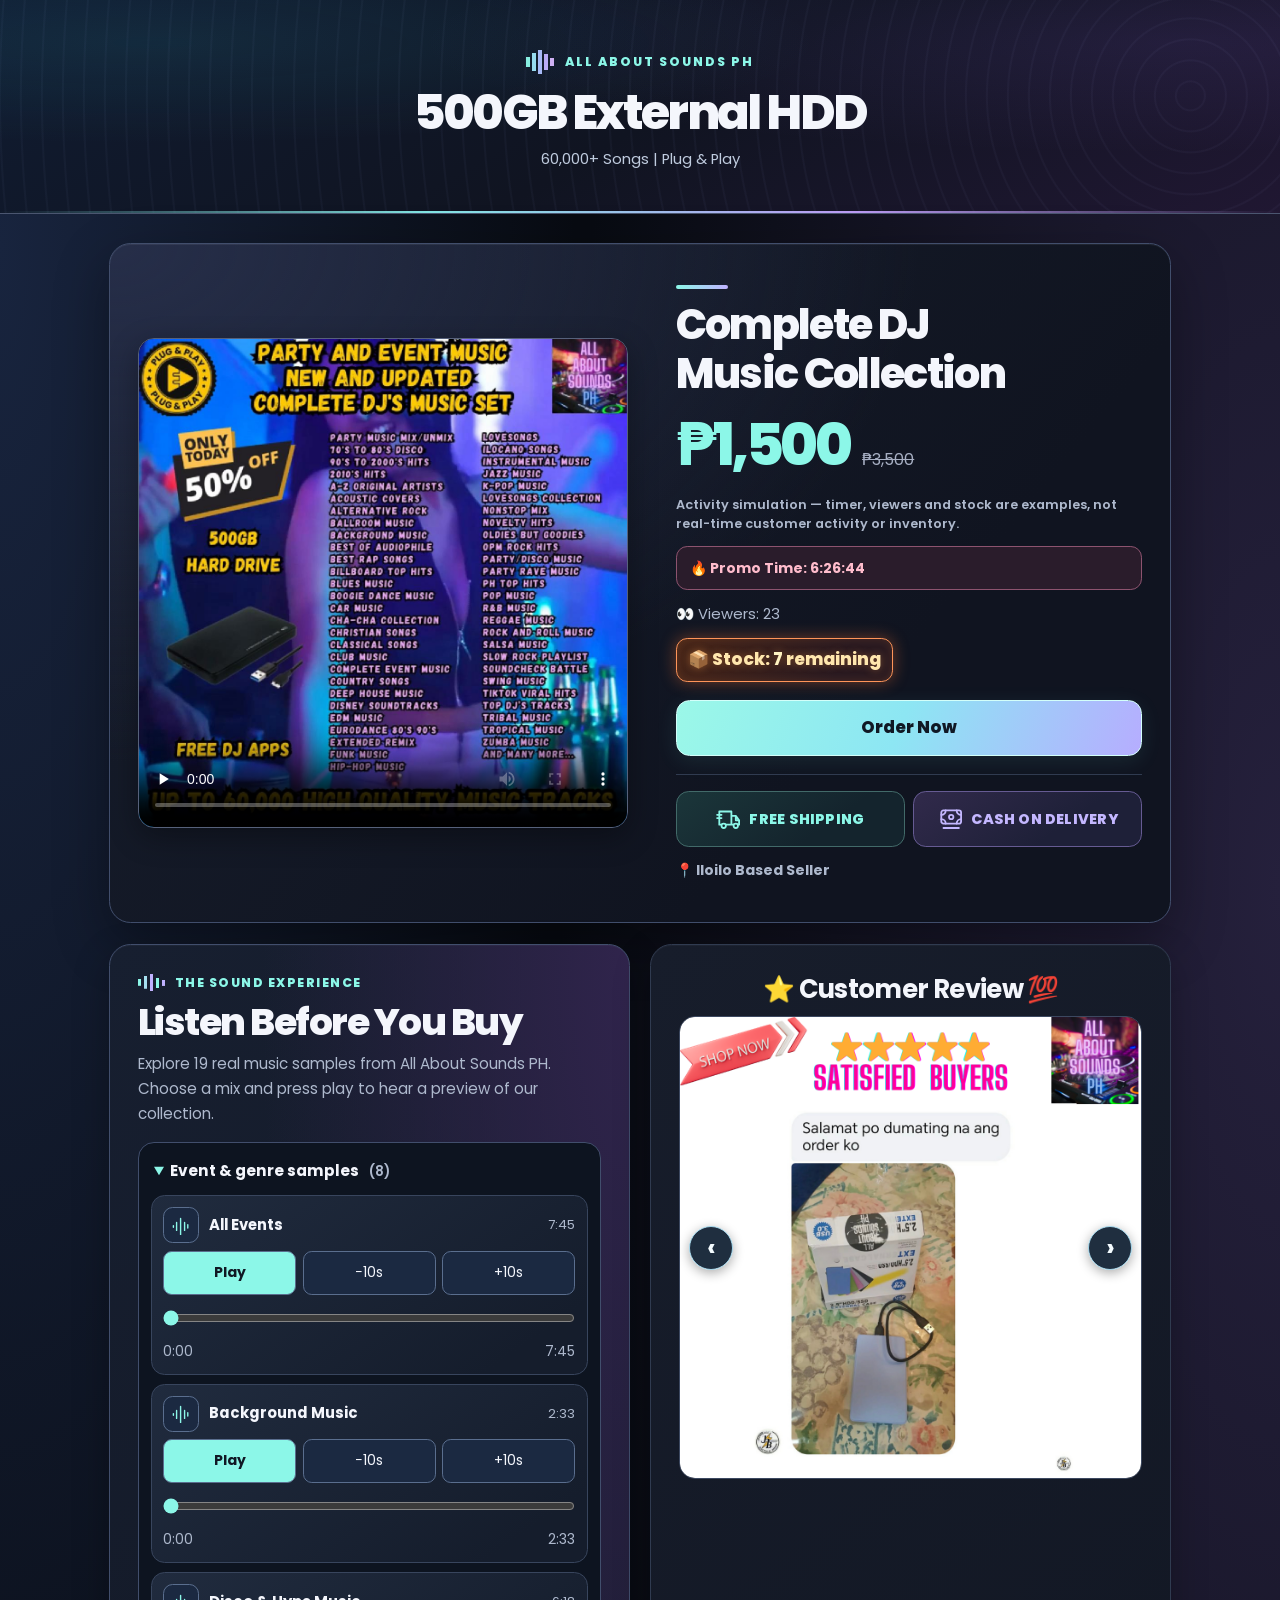
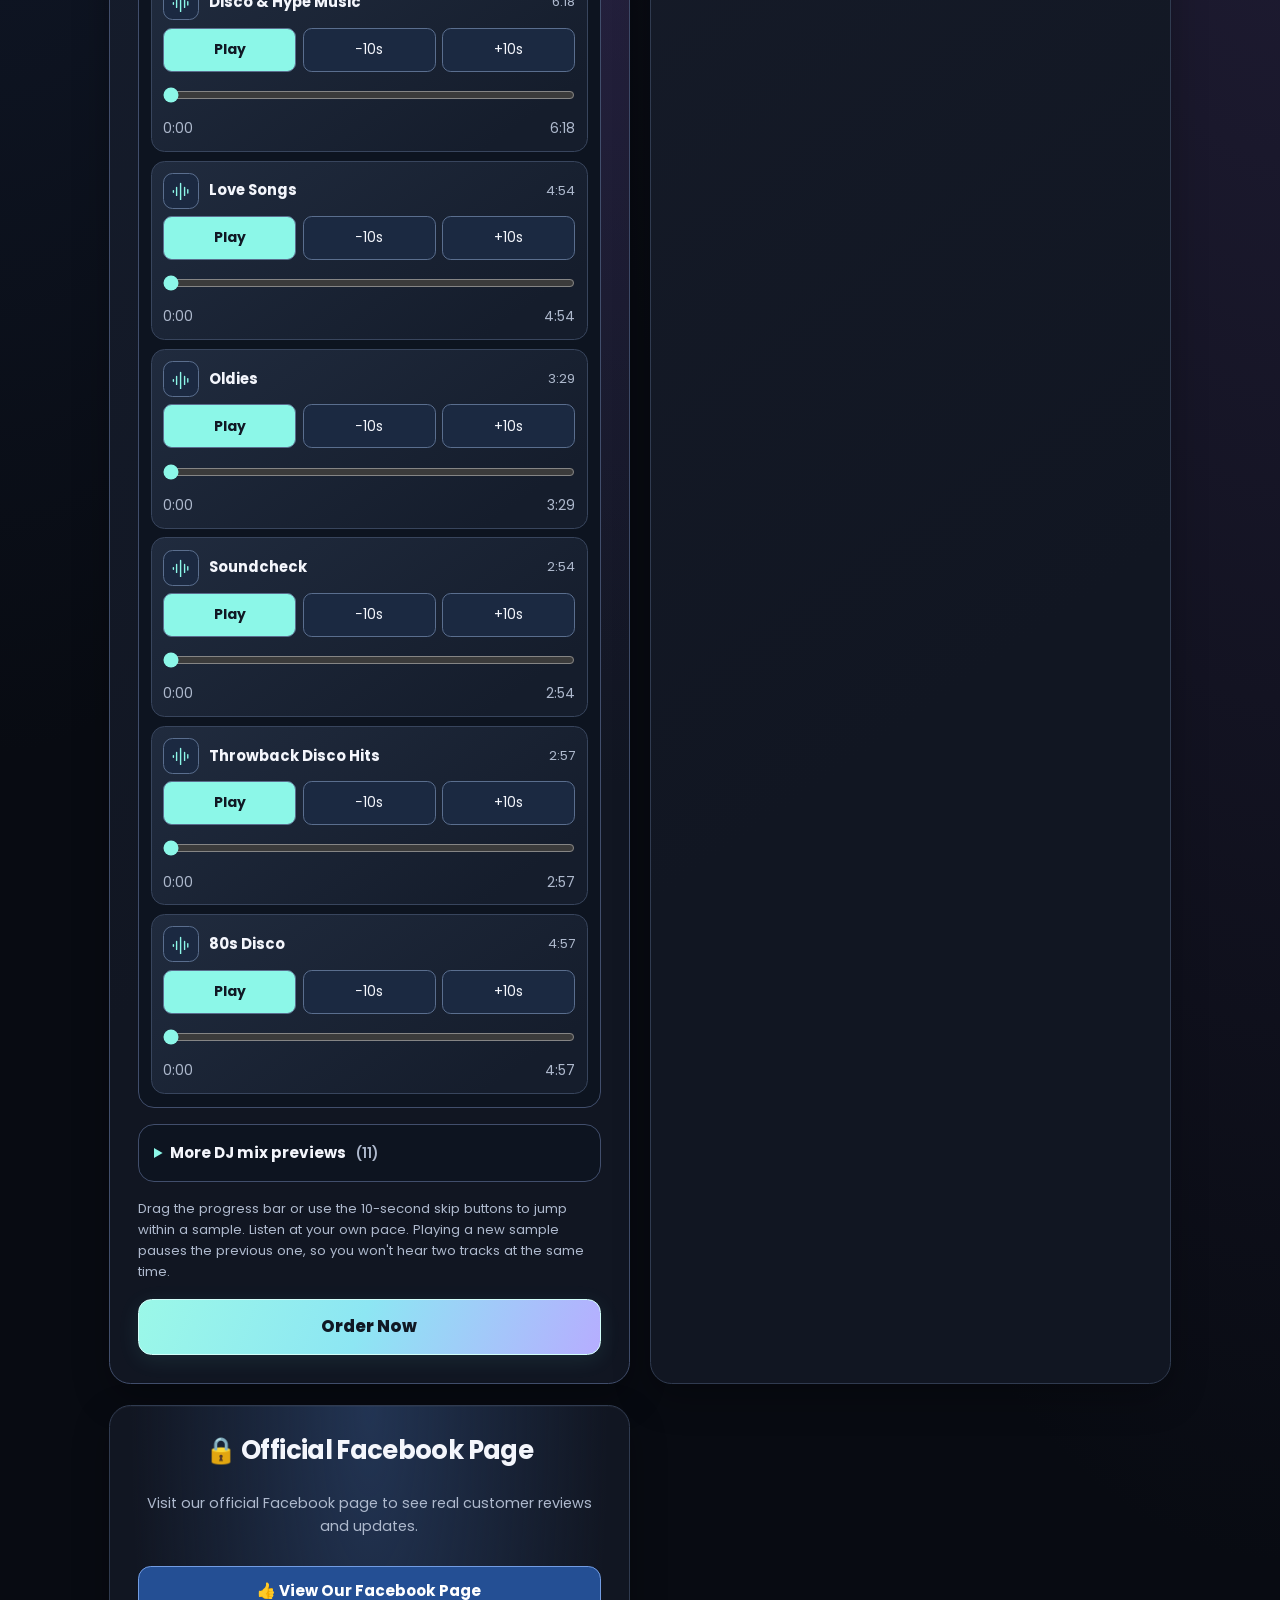
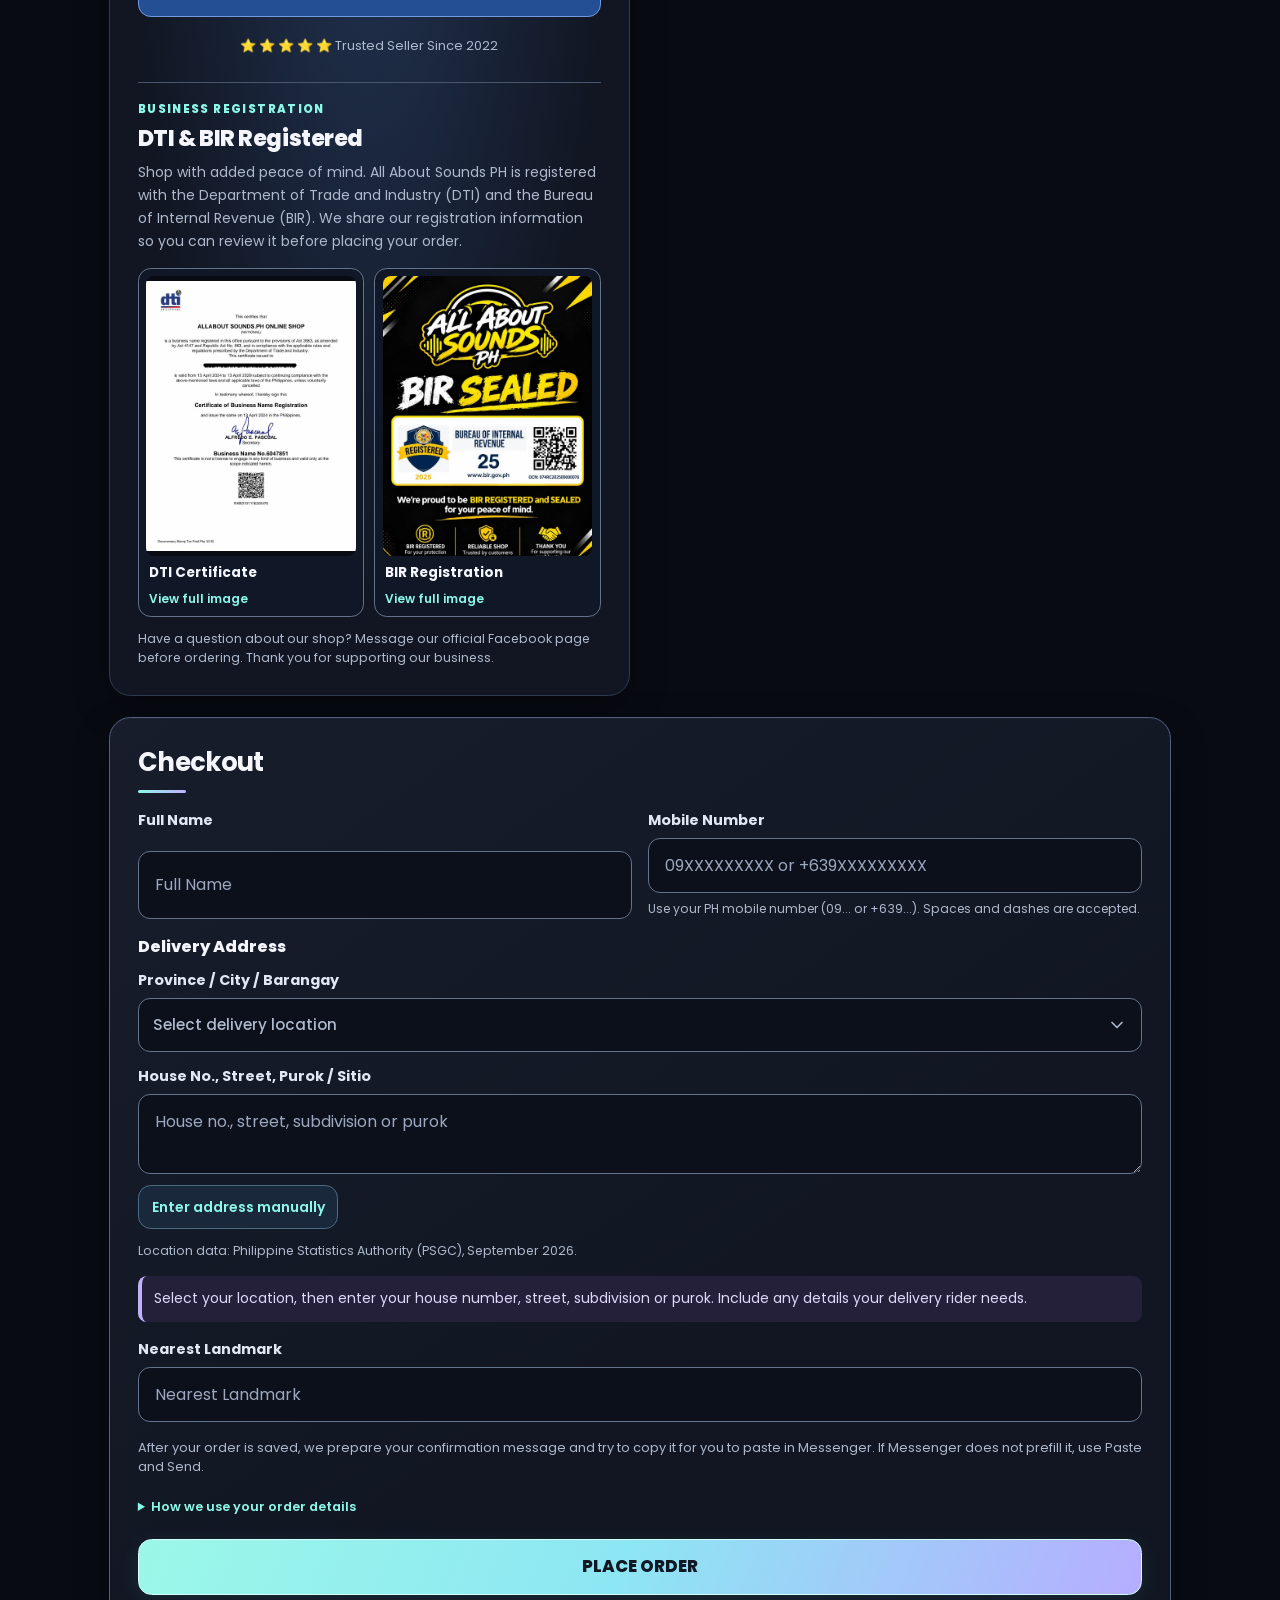
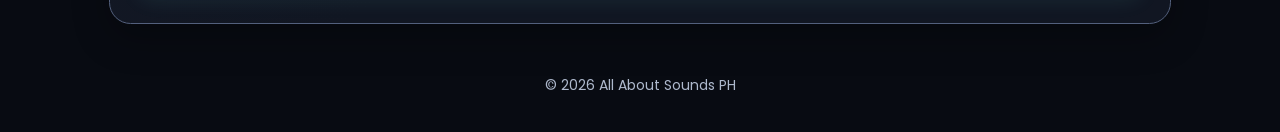
<file: index.html>
<!DOCTYPE html>
<html lang="en">
<head>
<meta charset="UTF-8">
<meta name="viewport" content="width=device-width, initial-scale=1.0">

<!-- Basic Security Meta Headers -->
<meta http-equiv="X-Content-Type-Options" content="nosniff">
<meta http-equiv="X-Frame-Options" content="DENY">
<meta name="referrer" content="strict-origin-when-cross-origin">

<title>500GB External HDD — All About Sounds PH</title>
<meta name="description" content="Shop the 500GB external HDD music collection for ₱1,500 with free shipping and cash on delivery. Order from All About Sounds PH.">
<link rel="canonical" href="https://allaboutsoundsph.github.io/ordercheckout/">
<meta property="og:type" content="website">
<meta property="og:title" content="500GB External HDD — All About Sounds PH">
<meta property="og:description" content="Complete DJ Music Collection — ₱1,500. Free shipping and cash on delivery.">
<meta property="og:url" content="https://allaboutsoundsph.github.io/ordercheckout/">
<meta property="og:image" content="https://allaboutsoundsph.github.io/ordercheckout/new%20feb-Cover.jpg">


<link rel="preconnect" href="https://fonts.googleapis.com">
<link rel="preconnect" href="https://fonts.gstatic.com" crossorigin>
<link href="https://fonts.googleapis.com/css2?family=Poppins:wght@400;600;700;800&display=swap" rel="stylesheet">
<link rel="preload" as="image" href="new%20feb-Cover.jpg" fetchpriority="high">

<style>
:root {
  color-scheme: dark;
  --page: #080b12;
  --surface: #111622;
  --surface-raised: #191f2d;
  --ink: #f4f6fc;
  --muted: #aeb9cd;
  --line: #303b50;
  --input-line: #64738c;
  --primary: #8cf7e8;
  --primary-dark: #55d5ce;
  --violet: #c0b1ff;
  --button-ink: #101824;
  --button-bg: linear-gradient(112deg, #9bf8e8 0%, #8de6f3 48%, #b6adff 100%);
  --radius: 1.35rem;
  font-family: 'Poppins', system-ui, -apple-system, 'Segoe UI', sans-serif;
  font-size: 100%;
  font-weight: 400;
  line-height: 1.55;
  background: var(--page);
  color: var(--ink);
}
*, *::before, *::after { box-sizing: border-box; }
body, h1, h2, h3, p { margin: 0; }
html { scroll-padding-top: 1rem; }
body {
  min-block-size: 100dvh;
  background: radial-gradient(ellipse at 0% 5%, #18243e 0%, transparent 36rem),
              radial-gradient(ellipse at 100% 18%, #25203c 0%, transparent 45rem),
              var(--page);
  color: var(--ink);
  overflow-wrap: break-word;
}
::selection { background: var(--primary); color: var(--button-ink); }
header {
  position: relative;
  isolation: isolate;
  overflow: hidden;
  text-align: center;
  padding: clamp(1.6rem, 4vw, 3.1rem) 1rem clamp(1.5rem, 3.5vw, 2.65rem);
  border-bottom: 1px solid #4b5670;
  background: linear-gradient(150deg, #101c32 0%, #101421 52%, #201732 100%);
}
header::before {
  content: "";
  position: absolute;
  z-index: -1;
  inset: 0;
  background:
    repeating-radial-gradient(circle at 93% 45%, transparent 0 13px, #a8b5f00a 14px 15px, transparent 16px 21px),
    radial-gradient(ellipse at 12% 20%, #32bdcb19, transparent 42%),
    radial-gradient(ellipse at 92% 20%, #9d72ff17, transparent 46%);
  pointer-events: none;
}
header::after {
  content: "";
  position: absolute;
  inset-inline: 0;
  bottom: 0;
  block-size: 2px;
  background: linear-gradient(90deg, transparent, #83e6e4, #bd9df5, transparent);
}
.brand-name {
  display: inline-flex;
  gap: .65rem;
  align-items: center;
  justify-content: center;
  flex-wrap: wrap;
  color: var(--primary);
  font-size: .78rem;
  font-weight: 800;
  letter-spacing: .16em;
  text-transform: uppercase;
  margin-block-end: .75rem;
}
.brand-name::before {
  content: "";
  inline-size: 29px;
  block-size: 24px;
  flex-shrink: 0;
  background:
    linear-gradient(var(--primary), var(--primary)) 0 50% / 4px 10px,
    linear-gradient(#9de3f7, #9de3f7) 6px 50% / 4px 18px,
    linear-gradient(#aec0ff, #aec0ff) 12px 50% / 4px 24px,
    linear-gradient(var(--violet), var(--violet)) 18px 50% / 4px 16px,
    linear-gradient(#d7b8fd, #d7b8fd) 24px 50% / 4px 8px;
  background-repeat: no-repeat;
  opacity: .96;
}
header h1 {
  font-size: clamp(1.65rem, 4.6vw, 3rem);
  font-weight: 800;
  line-height: 1.13;
  letter-spacing: -.055em;
  text-wrap: balance;
}
header p { margin-block-start: .5rem; color: #c0ccdf; font-size: .92rem; font-weight: 400; }
.container {
  max-inline-size: 70rem;
  margin-inline: auto;
  padding: clamp(.8rem, 3vw, 1.8rem);
  display: grid;
  gap: 1rem;
}
.card {
  position: relative;
  min-inline-size: 0;
  padding: clamp(1.05rem, 3.4vw, 1.75rem);
  border-radius: var(--radius);
  border: 1px solid var(--line);
  background: linear-gradient(145deg, #171d2b 0%, var(--surface) 65%);
  box-shadow: 0 14px 36px #0004, inset 0 1px #ffffff08;
  overflow-wrap: anywhere;
}
h2 {
  font-size: clamp(1.7rem, 3.6vw, 2.6rem);
  font-weight: 800;
  line-height: 1.17;
  letter-spacing: -.04em;
  text-wrap: balance;
}
h3 {
  font-size: clamp(1.25rem, 2.4vw, 1.6rem);
  font-weight: 700;
  line-height: 1.3;
  letter-spacing: -.025em;
  margin-block-end: 1rem;
}
.product-card {
  display: grid;
  gap: clamp(1.15rem, 3vw, 2.2rem);
  align-items: center;
  background: radial-gradient(ellipse at 0% 0%, #262e49 0%, transparent 54%),
              linear-gradient(130deg, #171e2d, #101420 70%);
  border-color: #414e6c;
  box-shadow: 0 20px 55px #0005, inset 0 1px #ffffff10;
}
.product-img {
  display: block;
  inline-size: 100%;
  max-inline-size: 100%;
  block-size: auto;
  aspect-ratio: 1;
  object-fit: contain;
  border-radius: calc(var(--radius) - .35rem);
  background: #0b0f19;
  border: 1px solid #56617b;
  box-shadow: 0 9px 30px #0005;
}
.product-details {
  display: grid;
  gap: .8rem;
  align-content: center;
  min-inline-size: 0;
}
.product-details h2::before {
  display: block;
  content: "";
  inline-size: 3.25rem;
  block-size: 4px;
  border-radius: 999px;
  margin-block-end: .8rem;
  background: linear-gradient(90deg, var(--primary), var(--violet));
}
.price {
  display: flex;
  align-items: baseline;
  flex-wrap: wrap;
  gap: .5rem .8rem;
  font-size: clamp(2.2rem, 5vw, 3.65rem);
  font-weight: 800;
  line-height: 1.04;
  letter-spacing: -.06em;
  color: var(--primary);
  margin-block: .2rem .4rem;
  font-variant-numeric: tabular-nums;
}
.old-price {
  text-decoration: line-through;
  color: #a7afc3;
  font-size: 1rem;
  letter-spacing: 0;
  font-weight: 400;
}
#countdown {
  padding: .7rem .85rem;
  background: #2a1c2b;
  border: 1px solid #8d536f;
  border-radius: .7rem;
  color: #ffbccc !important;
  font-size: .875rem;
  font-variant-numeric: tabular-nums;
  line-height: 1.45;
}
.viewer-counter, .stock-counter {
  min-inline-size: 0;
  font-size: .925rem;
  line-height: 1.5;
  color: var(--muted);
}
.stock-counter {
  color: #f3c882;
  font-weight: 700;
  width: fit-content;
  max-width: 100%;
  padding: .5rem .7rem;
  border: 1px solid transparent;
  border-radius: .7rem;
}
.stock-counter #stockCount { font-variant-numeric: tabular-nums; }
.stock-counter.low-stock {
  color: #ffe7ae;
  background: linear-gradient(115deg, #462518, #291a21 75%);
  border-color: #ff9559;
  font-weight: 800;
  font-size: clamp(.95rem, 1.8vw, 1.07rem);
  text-shadow: 0 0 9px #ff9a4266;
  box-shadow: 0 0 16px #ff752f66, inset 0 0 10px #ff8a3c26;
  animation: stock-urgency-glow 2s ease-in-out infinite;
}
.stock-counter.low-stock #stockCount { color: #fff3c2; }
.stock-update-popup {
  width: fit-content;
  max-width: 100%;
  padding: .6rem .8rem;
  color: #ffe7ae;
  background: #291e25;
  border: 1px solid #b47855;
  border-radius: .7rem;
  font-size: .875rem;
  font-weight: 600;
  box-shadow: 0 4px 16px #0005;
}
.stock-update-popup:empty {
  position: absolute;
  width: 1px;
  height: 1px;
  padding: 0;
  border: 0;
  overflow: hidden;
  clip-path: inset(50%);
}
@keyframes stock-urgency-glow {
  0%, 100% { border-color: #ff9559; box-shadow: 0 0 10px #ff752f44, inset 0 0 6px #ff8a3c19; }
  50% { border-color: #ffd18a; box-shadow: 0 0 24px #ff752f88, inset 0 0 14px #ff8a3c40; }
}
@media (prefers-reduced-motion: reduce) {
  .stock-counter.low-stock { animation: none; }
}
@media (forced-colors: active) {
  .stock-counter.low-stock { color: CanvasText; border: 2px solid CanvasText; animation: none; }
}
.order-now-btn, form>button {
  display: flex;
  align-items: center;
  justify-content: center;
  inline-size: 100%;
  min-block-size: 3.5rem;
  padding: .9rem 1.25rem;
  border: 1px solid #d3fffa;
  border-radius: .85rem;
  background: var(--button-bg);
  color: var(--button-ink);
  font-family: inherit;
  font-size: 1.05rem;
  font-weight: 800;
  line-height: 1.3;
  text-align: center;
  text-decoration: none;
  cursor: pointer;
  box-shadow: 0 5px 21px #68e5dc19;
  transition: box-shadow .18s ease, filter .18s ease;
}
.order-now-btn { margin-block: .3rem .15rem; }
.order-now-btn:hover, form>button:hover:not(:disabled) {
  filter: brightness(1.06);
  box-shadow: 0 7px 25px #68e5dc33;
}
.shipping-line {
  display: grid;
  grid-template-columns: repeat(2, minmax(0, 1fr));
  gap: .55rem;
  border-block-start: 1px solid var(--line);
  padding-block-start: 1rem;
  margin-block-start: .2rem;
}
.shipping-benefit {
  --benefit-accent: #8cf7e8;
  --benefit-glow: #8cf7e844;
  --benefit-delay: 0s;
  position: relative;
  isolation: isolate;
  overflow: hidden;
  display: flex;
  align-items: center;
  justify-content: center;
  gap: .45rem;
  min-block-size: 3.5rem;
  padding: .65rem .55rem;
  border: 1px solid #426a69;
  border-radius: .8rem;
  background: linear-gradient(145deg, #1b363a, #14242d 65%);
  color: var(--benefit-accent);
  font-size: clamp(.81rem, 1.55vw, .9rem);
  line-height: 1.3;
  font-weight: 800;
  letter-spacing: .015em;
  text-align: start;
}
.shipping-benefit--cod {
  --benefit-accent: #c4b7ff;
  --benefit-glow: #c4b7ff44;
  --benefit-delay: -1.8s;
  border-color: #665b93;
  background: linear-gradient(145deg, #312a4b, #1e2038 65%);
}
.shipping-benefit::before {
  content: "";
  position: absolute;
  z-index: -1;
  inset: 0;
  background: linear-gradient(110deg, transparent 20%, var(--benefit-glow) 48%, transparent 78%);
  opacity: 0;
  transform: translateX(-110%);
  pointer-events: none;
}
.shipping-benefit svg {
  display: block;
  flex: 0 0 1.65rem;
  inline-size: 1.65rem;
  block-size: 1.65rem;
  overflow: visible;
}
.shipping-benefit-text { min-inline-size: 0; overflow-wrap: normal; }
/* Runs on page load, independently of pointer, hover and focus. */
.shipping-benefit {
  animation: benefit-highlight 3.6s ease-in-out var(--benefit-delay) infinite;
}
.shipping-benefit::before {
  animation: benefit-sweep 3.6s linear var(--benefit-delay) infinite;
}
.shipping-benefit--shipping svg {
  animation: delivery-glide 1.8s ease-in-out infinite;
}
.shipping-benefit--cod svg {
  animation: cash-handoff 1.8s ease-in-out -.9s infinite;
}
@keyframes benefit-highlight {
  0%, 100% { border-color: var(--benefit-accent); box-shadow: 0 0 12px var(--benefit-glow), inset 0 0 6px var(--benefit-glow); transform: translateY(0); }
  50% { border-color: var(--benefit-accent); box-shadow: 0 0 20px var(--benefit-glow), inset 0 0 16px var(--benefit-glow); transform: translateY(-3px); }
}
@keyframes benefit-sweep {
  0% { transform: translateX(-110%); opacity: .8; }
  85% { transform: translateX(110%); opacity: 1; }
  99%, 100% { transform: translateX(110%); opacity: 0; }
}
@keyframes delivery-glide {
  0%, 100% { transform: translateX(-3px) rotate(-3deg); }
  50% { transform: translateX(4px) rotate(3deg); }
}
@keyframes cash-handoff {
  0%, 100% { transform: translateY(1px) rotate(-5deg); }
  50% { transform: translateY(-4px) rotate(5deg); }
}
@media (prefers-reduced-motion: reduce) {
  .shipping-benefit, .shipping-benefit::before, .shipping-benefit svg { animation: none; }
}
@media (max-width: 24rem) {
  .shipping-benefit { flex-direction: column; gap: .35rem; text-align: center; padding: .55rem .35rem; }
  .shipping-benefit svg { flex-basis: auto; }
}
@media (forced-colors: active) {
  .shipping-benefit { color: CanvasText; border: 1px solid CanvasText; animation: none; }
  .shipping-benefit::before, .shipping-benefit svg { animation: none; }
}
.seller-line { color: var(--muted); font-size: .875rem; }
form { display: grid; gap: 1rem; margin-block-start: .8rem; }
.field {
  display: grid;
  min-inline-size: 0;
  gap: .45rem;
  color: #e2e7f3;
  font-size: .9rem;
  font-weight: 700;
}
input, textarea {
  inline-size: 100%;
  min-inline-size: 0;
  border: 1px solid var(--input-line);
  border-radius: .75rem;
  background: #0b101b;
  padding: .9rem 1rem;
  color: var(--ink);
  font-family: inherit;
  font-size: 1rem;
  font-weight: 400;
  line-height: 1.5;
}
input { min-block-size: 3.35rem; }
textarea { min-block-size: 7rem; resize: vertical; }
input::placeholder, textarea::placeholder { color: #9ca8bf; opacity: 1; }
:focus-visible { outline: 3px solid var(--primary); outline-offset: 3px; }
button, .fb-check-btn {
  cursor: pointer;
  font-family: inherit;
  font-size: 1rem;
  font-weight: 700;
  line-height: 1.35;
  border-radius: .8rem;
  position: relative;
  text-align: center;
}
button:disabled { opacity: .7; cursor: not-allowed; }
button.loading::after {
  content: "";
  inline-size: 18px;
  block-size: 18px;
  border: 3px solid currentColor;
  border-top-color: transparent;
  border-radius: 50%;
  position: absolute;
  right: 16px;
  top: 50%;
  transform: translateY(-50%);
  animation: spin .7s linear infinite;
}
@keyframes spin { to { transform: translateY(-50%) rotate(360deg); } }
@keyframes popIn { from { transform: scale(.94); opacity: 0; } to { transform: scale(1); opacity: 1; } }
footer { text-align: center; padding: 1.4rem 1rem 2.2rem; color: var(--muted); font-size: .875rem; }
.sticky-order {
  position: fixed; inset: auto 0 0; inline-size: 100%;
  display: flex; align-items: center; justify-content: space-between; gap: .75rem;
  background: #131d2e; color: var(--ink); border-top: 1px solid #597083;
  padding: .65rem 1rem calc(.65rem + env(safe-area-inset-bottom, 0px));
  box-shadow: 0 -8px 24px #0007; z-index: 999;
}
.sticky-order[hidden], .order-attempt[hidden] { display: none !important; }
.sticky-order span { display: block; font-size: .7rem; color: var(--muted); }
.sticky-order strong { display: block; color: var(--primary); font-size: 1.35rem; line-height: 1.1; }
.sticky-order a { flex: 1; max-inline-size: 14rem; min-block-size: 44px; display: grid; place-items: center; border-radius: .75rem; color: var(--button-ink); background: var(--button-bg); font-weight: 800; text-decoration: none; }
@media (max-width: 47.999rem) {
  body.has-sticky-order { padding-bottom: calc(5rem + env(safe-area-inset-bottom, 0px)); }
  html { scroll-padding-bottom: calc(5rem + env(safe-area-inset-bottom, 0px)); }
}
.checkout-disclosure, .order-attempt { grid-column: 1/-1; color: var(--muted); font-size: .8rem; line-height: 1.6; }
.checkout-disclosure summary { cursor: pointer; color: var(--primary); font-weight: 600; padding: .3rem 0; }
.checkout-disclosure p { margin-top: .4rem; }
.order-attempt { padding: .85rem; border: 1px solid #8d795a; background: #252130; border-radius: .75rem; }
.order-attempt a { color: var(--primary); }
.order-attempt button, #manualMessenger { display: block; min-height: 44px; border-radius: .7rem; font-weight: 700; cursor: pointer; padding: .65rem 1rem; margin-top: .7rem; border: 1px solid #7c8da9; background: #1d3145; color: var(--primary); }
#manualMessenger { width: 100%; background: var(--button-bg); color: var(--button-ink); border: 0; }
#thankYouModal>div { max-height: calc(100dvh - 2rem); overflow-y: auto; }
#confirmationDetails { display: block; width: 100%; min-height: 9rem; resize: vertical; margin-block: .65rem; padding: .65rem; border-radius: .65rem; border: 1px solid #64748b; background: #0f172a; color: var(--ink); font: inherit; font-size: .78rem; line-height: 1.5; text-align: left; }
#confirmationCopyStatus { min-height: 2rem; color: var(--primary); font-size: .8rem; line-height: 1.5; }
.confirmation-actions { display: flex; gap: .65rem; align-items: center; justify-content: center; flex-wrap: wrap; margin-top: .55rem; }
.confirmation-actions button { min-height: 44px; padding: .5rem .7rem; border-radius: .6rem; border: 1px solid #64748b; background: transparent; color: var(--ink); font-size: .78rem; font-weight: 600; cursor: pointer; }
.phone-help { font-size: .76rem; font-weight: 400; color: var(--muted); }
.reviews-card h3 { color: var(--ink); }
.review-slider {
  position: relative;
  overflow: hidden;
  border: 1px solid #3c4860;
  border-radius: 1rem;
  background: #0b101a;
}
.review-wrapper { display: flex; align-items: center; transition: transform .5s ease; will-change: transform; }
.review-slide { min-inline-size: 100%; display: grid; place-items: center; }
.review-slide img {
  display: block; max-inline-size: 100%; max-block-size: 30rem;
  inline-size: auto; block-size: auto; object-fit: contain; border-radius: .85rem;
}
.slide-btn {
  position: absolute;
  top: 50%;
  transform: translateY(-50%);
  display: grid;
  place-items: center;
  inline-size: 44px;
  block-size: 44px;
  min-block-size: 44px;
  padding: 0;
  border: 1px solid #a5d7eb;
  border-radius: 50%;
  background: #102033ef;
  color: #f4fcff;
  font-size: 1.65rem;
  line-height: 1;
  box-shadow: 0 3px 12px #0005;
}
.prev-btn { left: .55rem; }
.next-btn { right: .55rem; }
.fb-card {
  display: flex;
  flex-direction: column;
  gap: .6rem;
  justify-content: center;
  text-align: center;
  background: radial-gradient(ellipse at 50% 0%, #223453 0%, transparent 65%), var(--surface);
}
.fb-card>p, .fb-card>div { color: var(--muted) !important; }
.fb-card>p { font-size: .9rem !important; line-height: 1.6; }
.fb-check-btn {
  display: flex;
  align-items: center;
  justify-content: center;
  min-block-size: 3.2rem;
  inline-size: 100%;
  padding: .85rem 1.1rem;
  margin-block-start: .35rem;
  border: 1px solid #729ce2;
  background: #244f94;
  color: white;
  text-decoration: none;
  transition: filter .16s ease;
  font-size: .95rem;
}
.fb-check-btn:hover, .slide-btn:hover { filter: brightness(1.14); }
.checkout-card { border-color: #53607d; }
.checkout-card h3::after {
  content: "";
  display: block;
  inline-size: 3rem;
  block-size: 3px;
  margin-block-start: .65rem;
  border-radius: 999px;
  background: linear-gradient(90deg, var(--primary), var(--violet));
}
.address-guide {
  border-inline-start: 4px solid var(--violet);
  border-radius: .55rem;
  padding: .78rem;
  background: #242039;
  color: #dfd8f8;
  font-size: .875rem;
  line-height: 1.5;
}
.address-fields { margin: 0; padding: 0; border: 0; min-inline-size: 0; gap: .7rem; }
.address-fields legend { padding: 0; margin-block-end: .55rem; font-size: 1rem; font-weight: 800; color: var(--ink); }
.address-dropdown-grid { display: grid; gap: .8rem; min-inline-size: 0; }
.address-dropdown-grid .field { min-inline-size: 0; }
.address-fields [hidden] { display: none !important; }
.location-picker { display: grid; gap: .45rem; min-inline-size: 0; }
.location-trigger {
  display: flex; align-items: center; justify-content: space-between; gap: .65rem;
  inline-size: 100%; min-block-size: 3.35rem; padding: .8rem .9rem;
  border: 1px solid var(--input-line); border-radius: .75rem;
  background: #0b101b; color: var(--ink); font-size: .95rem; font-weight: 500; text-align: start;
}
.location-trigger[aria-expanded="true"] { border-color: var(--primary); }
.location-trigger svg { flex: none; transition: transform .2s ease; }
.location-trigger[aria-expanded="true"] svg { transform: rotate(180deg); }
.location-trigger[data-empty="true"] { color: var(--muted); }
.location-panel { border: 1px solid #52627d; border-radius: .85rem; background: #141c2b; overflow: hidden; box-shadow: 0 8px 24px #0003; }
.location-steps { display: grid; grid-template-columns: repeat(3,minmax(0,1fr)); gap: .25rem; padding: .45rem; background: #0f1521; }
.location-step {
  min-inline-size: 0; min-block-size: 44px; border: 1px solid transparent;
  padding: .45rem .18rem; background: transparent; color: var(--muted);
  font: inherit; font-size: .82rem; font-weight: 700; border-radius: .55rem;
}
.location-step[aria-pressed="true"] { background: #1e3743; border-color: #598e95; color: var(--primary); }
.location-step:disabled { opacity: .45; }
.location-search-wrap { padding: .65rem .65rem .4rem; }
.location-search-wrap input { min-block-size: 2.85rem; font-size: 1rem; padding: .65rem .8rem; }
.location-list { max-block-size: min(19rem, 40vh); overflow-y: auto; overscroll-behavior: contain; padding: .15rem .45rem .45rem; scrollbar-color: #63748d #141c2b; }
.location-option {
  display: flex; flex-wrap: wrap; align-items: center; justify-content: space-between; gap: .25rem .65rem;
  inline-size: 100%; min-block-size: 44px; border: 1px solid transparent; border-radius: .55rem;
  padding: .6rem .7rem; background: transparent; color: var(--ink); font: inherit; font-size: .92rem;
  font-weight: 500; text-align: start;
}
.location-option:hover, .location-option:focus-visible { background: #263449; }
.location-option[aria-current="true"] { color: var(--primary); border-color: #477c87; background: #1c3440; }
.location-option small { font-size: .72rem; color: var(--muted); }
.location-message { padding: .9rem .75rem; font-size: .875rem; color: var(--muted); font-weight: 400; }
.location-region { color: var(--muted); font-size: .8rem; font-weight: 400; }
@media (prefers-reduced-motion: reduce) { .location-trigger svg { transition: none; } }
.address-fields textarea { min-block-size: 5rem; }
.address-mode-toggle {
  justify-self: start;
  color: var(--primary);
  padding: .55rem .8rem;
  min-block-size: 2.75rem;
  background: #19283a;
  border: 1px solid #4a6c83;
  font-size: .875rem;
  font-weight: 600;
}
.address-data-status { color: var(--muted); font-size: .875rem; font-weight: 400; }
.address-data-status:empty { display: none; }
.address-source { color: var(--muted); font-size: .78rem; font-weight: 400; }
.activity-demo-note { font-size: .8rem; font-weight: 600; color: var(--muted); line-height: 1.5; }
#thankYouModal { background: #03060cbb !important; padding: 1rem; }
#thankYouModal>div {
  background: #182132 !important;
  border: 1px solid #6a82a3;
  border-radius: var(--radius) !important;
  box-shadow: 0 16px 55px #0008;
  color: var(--ink);
}
#thankYouModal h2 { color: var(--primary) !important; margin-block-end: .75rem; }
#thankYouModal p+p { margin-block-start: .65rem; color: var(--muted) !important; }
@media (min-width: 48rem) {
  .container { grid-template-columns: minmax(0, 1fr) minmax(0, 1fr); gap: 1.3rem; }
  .product-card { grid-column: 1/-1; grid-template-columns: minmax(0, 1.05fr) minmax(0, 1fr); gap: clamp(1.5rem, 4vw, 3rem); }
  .product-details { padding-block: .8rem; }
  .checkout-card { grid-column: 1/-1; }
  .checkout-card form { grid-template-columns: minmax(0, 1fr) minmax(0, 1fr); }
  .field.address, .field.landmark, .address-guide, form>button { grid-column: 1/-1; }
  .sticky-order { display: none; }
}
@media (prefers-reduced-motion: no-preference) { html { scroll-behavior: smooth; } }
@media (prefers-reduced-motion: reduce) {
  .review-wrapper, button, .fb-check-btn, .order-now-btn { transition: none; }
  #thankYouModal>div { animation: none !important; }
}
@media (forced-colors: active) {
  .order-now-btn, form>button, .fb-check-btn, .slide-btn { border: 1px solid ButtonText; }
}
.preview-banner{background:#222b3b;color:#dce9f8;border-bottom:1px solid #53647c;text-align:center;padding:.65rem 1rem;font-size:.8rem}

/* Seller-provided business registration information */
.registration-panel {
  margin-block-start: 1rem;
  padding-block-start: 1.1rem;
  border-block-start: 1px solid #48566e;
  text-align: start;
}
.registration-kicker {
  color: var(--primary);
  font-size: .72rem;
  font-weight: 800;
  text-transform: uppercase;
  letter-spacing: .12em;
  margin-block-end: .35rem;
}
.registration-panel h4 {
  margin: 0 0 .5rem;
  font-size: clamp(1.1rem, 2.2vw, 1.4rem);
  font-weight: 800;
  line-height: 1.28;
  letter-spacing: -.02em;
  color: var(--ink);
}
.registration-copy {
  color: var(--muted);
  font-size: .875rem;
  line-height: 1.65;
  margin-block-end: .9rem;
}
.registration-documents {
  display: grid;
  grid-template-columns: repeat(2, minmax(0, 1fr));
  gap: .65rem;
}
.registration-document {
  display: flex;
  flex-direction: column;
  min-inline-size: 0;
  padding: .45rem;
  gap: .5rem;
  border: 1px solid #64738c;
  border-radius: .8rem;
  background: #101827;
  color: var(--ink);
  text-decoration: none;
  transition: border-color .16s ease, background-color .16s ease;
}
.registration-document:hover {
  border-color: var(--primary);
  background: #1b293b;
}
.registration-image-frame {
  display: grid;
  place-items: center;
  aspect-ratio: 3 / 4;
  border-radius: .5rem;
  overflow: hidden;
  background: #080b12;
}
.registration-image-frame img {
  display: block;
  inline-size: 100%;
  block-size: 100%;
  object-fit: contain;
}
.registration-document-title {
  font-size: .85rem;
  font-weight: 700;
  line-height: 1.35;
  padding-inline: .16rem;
  overflow-wrap: anywhere;
}
.registration-document-action {
  font-size: .75rem;
  font-weight: 600;
  color: var(--primary);
  margin-block-start: auto;
  padding-inline: .16rem;
}
.registration-note {
  color: var(--muted);
  font-size: .78rem;
  margin-block-start: .75rem;
  line-height: 1.55;
}


/* Audio sample library — native playback controls */
.audio-samples {
  background: radial-gradient(ellipse at 100% 0%, #30244c 0%, transparent 50%), linear-gradient(145deg, #171f30, var(--surface) 70%);
  border-color: #414e6c;
  display: grid;
  gap: 1rem;
}
.audio-samples-heading { display: grid; gap: .45rem; }
.audio-eyebrow { color: var(--primary); font-size: .78rem; font-weight: 800; text-transform: uppercase; letter-spacing: .12em; display: flex; align-items: center; gap: .6rem; }
.audio-eyebrow::before { content: ""; inline-size: 1.7rem; block-size: 1.1rem; background: linear-gradient(var(--primary),var(--primary)) 0 50% / 3px 40%, linear-gradient(#a6dfef,#a6dfef) 6px 50% / 3px 75%, linear-gradient(var(--violet),var(--violet)) 12px 50% / 3px 100%, linear-gradient(var(--primary),var(--primary)) 18px 50% / 3px 60%, linear-gradient(var(--violet),var(--violet)) 24px 50% / 3px 35%; background-repeat: no-repeat; border-radius: 3px; flex: none; }
.audio-samples h2 { font-size: clamp(1.65rem, 3.2vw, 2.35rem); }
.audio-intro { color: var(--muted); font-size: .95rem; line-height: 1.65; max-inline-size: 47rem; }
.audio-group { min-inline-size: 0; border: 1px solid #414e6c; border-radius: 1rem; background: #0d1420; padding: .2rem .75rem; }
.audio-group summary { padding: .8rem .2rem; cursor: pointer; color: var(--ink); font-weight: 700; font-size: .95rem; min-block-size: 3rem; }
.audio-group summary::marker { color: var(--primary); }
.audio-group summary:hover { color: var(--primary); }
.audio-group summary:focus-visible { outline: 2px solid var(--primary); outline-offset: 3px; border-radius: .3rem; }
.audio-group-count { color: var(--muted); font-size: .85rem; font-weight: 600; margin-inline-start: .45rem; }
.audio-grid { margin: 0; padding: 0 0 .65rem; list-style: none; display: grid; gap: .55rem; grid-template-columns: repeat(auto-fit, minmax(min(100%, 21rem), 1fr)); }
.audio-track { display: grid; min-inline-size: 0; gap: .45rem; padding: .7rem; border: 1px solid #38455d; border-radius: .85rem; background: linear-gradient(145deg, #202b3e, #151d2c 85%); }
.audio-track[data-playing="true"] { border-color: var(--primary); box-shadow: inset 0 0 0 1px #8cf7e833; }
.audio-track-heading { display: flex; align-items: center; gap: .6rem; min-inline-size: 0; }
.audio-track-icon { display: grid; place-items: center; inline-size: 2.25rem; block-size: 2.25rem; border-radius: .6rem; flex: none; color: var(--primary); border: 1px solid #5a6e8e; background: #1b2941; }
.audio-track-icon svg { inline-size: 1.2rem; block-size: 1.2rem; }
.audio-track-name { font-size: .925rem; font-weight: 700; flex: 1; color: var(--ink); overflow-wrap: anywhere; min-inline-size: 0; }
.audio-track-time { font-size: .82rem; color: var(--muted); font-variant-numeric: tabular-nums; white-space: nowrap; }
.audio-track audio { display: block; inline-size: 100%; max-inline-size: 100%; min-inline-size: 0; block-size: 3.3rem; }
.audio-track audio[hidden] { display: none; }
.audio-player-controls { display: grid; gap: .45rem; min-width: 0; }
.audio-player-buttons { display: flex; gap: .4rem; }
.audio-player-buttons button { flex: 1; min-width: 0; min-height: 44px; padding: .35rem .4rem; border: 1px solid #5a6e8e; border-radius: .55rem; background: #1b2941; color: var(--ink); font: inherit; font-size: .875rem; cursor: pointer; white-space: nowrap; }
.audio-player-buttons button:first-child { background: var(--primary); color: var(--button-ink); font-weight: 700; }
.audio-player-controls input[type="range"] { display: block; width: 100%; min-width: 0; margin: 0; height: 32px; min-block-size: 32px; padding: 0; border: 0; background: transparent; accent-color: var(--primary); cursor: pointer; }
.audio-player-position { display: flex; justify-content: space-between; color: var(--muted); font-size: .875rem; font-variant-numeric: tabular-nums; }
.audio-player-status { color: var(--muted); font-size: .875rem; }
.audio-player-status:empty { display: none; }
.audio-player-controls :focus-visible { outline: 2px solid var(--primary); outline-offset: 2px; }
.audio-samples .order-now-btn { margin: .05rem 0 0; }
.audio-sample-note { color: var(--muted); font-size: .82rem; line-height: 1.6; }

/* Fail closed: preview activity cannot appear in the activated live checkout. */
html[data-checkout-mode="live"] [data-preview-only] { display: none !important; }
html:not([data-checkout-mode="live"]) [data-live-only] { display: none !important; }
.checkout-privacy-note { color: var(--muted); font-size: .8rem; line-height: 1.5; grid-column: 1/-1; }
</style>

<script src="checkout-config.js"></script>
<script src="checkout-runtime.js"></script>
</head>

<body>

<header>
<div class="brand-name">All About Sounds PH</div>
<h1>500GB External HDD</h1>
<p>60,000+ Songs | Plug & Play</p>
</header>

<div class="container">

<div class="card product-card">
<video class="product-img" controls playsinline preload="none" width="540" height="540" poster="new%20feb-Cover.jpg" aria-label="All About Sounds PH 500GB external hard drive product demonstration">
<source src="assets/product-demo.mp4" type="video/mp4">
<p>Your browser does not support embedded video. <a href="assets/product-demo.mp4">Watch the product video</a>.</p>
</video>
<div class="product-details">
<h2>Complete DJ Music Collection</h2>
<div class="price">₱1,500 <span class="old-price">₱3,500</span></div>
<p id="activityDemoNote" class="activity-demo-note" role="note">Activity simulation — timer, viewers and stock are examples, not real-time customer activity or inventory.</p>
<p id="countdown" style="color:#ee4d2d;font-weight:700;">🔥 Promo Time:</p>
<div class="viewer-counter">👀 Viewers: <span id="viewerCount">23</span></div>
<div class="stock-counter low-stock"><span id="stockPrefix">📦 Stock:</span> <span id="stockCount">7</span> <span id="stockStatus">remaining</span></div>
<div id="stockUpdatePopup" class="stock-update-popup" role="status" aria-atomic="true" aria-describedby="activityDemoNote"></div>
<a class="order-now-btn" href="#order-information">Order Now</a>
<div class="shipping-line" role="group" aria-label="Delivery and payment benefits">
  <div class="shipping-benefit shipping-benefit--shipping">
    <svg viewBox="0 0 24 24" fill="none" stroke="currentColor" stroke-width="1.65" stroke-linecap="round" stroke-linejoin="round" aria-hidden="true">
      <path d="M3 5h11v12H3zM14 9h4l3 4v4h-7M18 9v4h3M1 8h4M1 11h4"/>
      <circle cx="7" cy="18" r="2" fill="#14242d"/><circle cx="18" cy="18" r="2" fill="#14242d"/>
    </svg>
    <span class="shipping-benefit-text">FREE SHIPPING</span>
  </div>
  <div class="shipping-benefit shipping-benefit--cod">
    <svg viewBox="0 0 24 24" fill="none" stroke="currentColor" stroke-width="1.65" stroke-linecap="round" stroke-linejoin="round" aria-hidden="true">
      <rect x="3" y="4" width="18" height="12" rx="2"/><path d="M3 8a4 4 0 0 0 4-4M17 4a4 4 0 0 0 4 4M3 12a4 4 0 0 1 4 4M17 16a4 4 0 0 1 4-4M5 20h14"/><circle cx="12" cy="10" r="2"/>
    </svg>
    <span class="shipping-benefit-text">CASH ON DELIVERY</span>
  </div>
</div>
<p class="seller-line"><b>📍 Iloilo Based Seller</b></p>
</div>
</div>


<section class="card audio-samples" id="audio-samples" aria-labelledby="audio-samples-title">
  <div class="audio-samples-heading">
    <p class="audio-eyebrow">The sound experience</p>
    <h2 id="audio-samples-title">Listen Before You Buy</h2>
    <p class="audio-intro">Explore 19 real music samples from All About Sounds PH. Choose a mix and press play to hear a preview of our collection.</p>
  </div>
  <details class="audio-group" open>
    <summary>Event &amp; genre samples <span class="audio-group-count">(8)</span></summary>
    <ul class="audio-grid">
      <li class="audio-track">
        <div class="audio-track-heading"><span class="audio-track-icon" aria-hidden="true"><svg viewBox="0 0 24 24" fill="none" stroke="currentColor" stroke-width="1.75" stroke-linecap="round" stroke-linejoin="round"><path d="M3 12v2m4-6v10m5-15v20m5-15v10m4-7v4"/></svg></span><span class="audio-track-name" id="track-all-events">All Events</span><span class="audio-track-time">7:45</span></div>
        <audio controls preload="none" loading="lazy" aria-labelledby="track-all-events" src="assets/audio/all-events.mp3" controlslist="nodownload">
          Your browser does not support audio playback.
        </audio>
      </li>
      <li class="audio-track">
        <div class="audio-track-heading"><span class="audio-track-icon" aria-hidden="true"><svg viewBox="0 0 24 24" fill="none" stroke="currentColor" stroke-width="1.75" stroke-linecap="round" stroke-linejoin="round"><path d="M3 12v2m4-6v10m5-15v20m5-15v10m4-7v4"/></svg></span><span class="audio-track-name" id="track-background-music">Background Music</span><span class="audio-track-time">2:33</span></div>
        <audio controls preload="none" loading="lazy" aria-labelledby="track-background-music" src="assets/audio/background-music.mp3" controlslist="nodownload">
          Your browser does not support audio playback.
        </audio>
      </li>
      <li class="audio-track">
        <div class="audio-track-heading"><span class="audio-track-icon" aria-hidden="true"><svg viewBox="0 0 24 24" fill="none" stroke="currentColor" stroke-width="1.75" stroke-linecap="round" stroke-linejoin="round"><path d="M3 12v2m4-6v10m5-15v20m5-15v10m4-7v4"/></svg></span><span class="audio-track-name" id="track-disco-hype">Disco &amp; Hype Music</span><span class="audio-track-time">6:18</span></div>
        <audio controls preload="none" loading="lazy" aria-labelledby="track-disco-hype" src="assets/audio/disco-hype.mp3" controlslist="nodownload">
          Your browser does not support audio playback.
        </audio>
      </li>
      <li class="audio-track">
        <div class="audio-track-heading"><span class="audio-track-icon" aria-hidden="true"><svg viewBox="0 0 24 24" fill="none" stroke="currentColor" stroke-width="1.75" stroke-linecap="round" stroke-linejoin="round"><path d="M3 12v2m4-6v10m5-15v20m5-15v10m4-7v4"/></svg></span><span class="audio-track-name" id="track-love-songs">Love Songs</span><span class="audio-track-time">4:54</span></div>
        <audio controls preload="none" loading="lazy" aria-labelledby="track-love-songs" src="assets/audio/love-songs.mp3" controlslist="nodownload">
          Your browser does not support audio playback.
        </audio>
      </li>
      <li class="audio-track">
        <div class="audio-track-heading"><span class="audio-track-icon" aria-hidden="true"><svg viewBox="0 0 24 24" fill="none" stroke="currentColor" stroke-width="1.75" stroke-linecap="round" stroke-linejoin="round"><path d="M3 12v2m4-6v10m5-15v20m5-15v10m4-7v4"/></svg></span><span class="audio-track-name" id="track-oldies">Oldies</span><span class="audio-track-time">3:29</span></div>
        <audio controls preload="none" loading="lazy" aria-labelledby="track-oldies" src="assets/audio/oldies.mp3" controlslist="nodownload">
          Your browser does not support audio playback.
        </audio>
      </li>
      <li class="audio-track">
        <div class="audio-track-heading"><span class="audio-track-icon" aria-hidden="true"><svg viewBox="0 0 24 24" fill="none" stroke="currentColor" stroke-width="1.75" stroke-linecap="round" stroke-linejoin="round"><path d="M3 12v2m4-6v10m5-15v20m5-15v10m4-7v4"/></svg></span><span class="audio-track-name" id="track-soundcheck">Soundcheck</span><span class="audio-track-time">2:54</span></div>
        <audio controls preload="none" loading="lazy" aria-labelledby="track-soundcheck" src="assets/audio/soundcheck.mp3" controlslist="nodownload">
          Your browser does not support audio playback.
        </audio>
      </li>
      <li class="audio-track">
        <div class="audio-track-heading"><span class="audio-track-icon" aria-hidden="true"><svg viewBox="0 0 24 24" fill="none" stroke="currentColor" stroke-width="1.75" stroke-linecap="round" stroke-linejoin="round"><path d="M3 12v2m4-6v10m5-15v20m5-15v10m4-7v4"/></svg></span><span class="audio-track-name" id="track-throwback-disco">Throwback Disco Hits</span><span class="audio-track-time">2:57</span></div>
        <audio controls preload="none" loading="lazy" aria-labelledby="track-throwback-disco" src="assets/audio/throwback-disco.mp3" controlslist="nodownload">
          Your browser does not support audio playback.
        </audio>
      </li>
      <li class="audio-track">
        <div class="audio-track-heading"><span class="audio-track-icon" aria-hidden="true"><svg viewBox="0 0 24 24" fill="none" stroke="currentColor" stroke-width="1.75" stroke-linecap="round" stroke-linejoin="round"><path d="M3 12v2m4-6v10m5-15v20m5-15v10m4-7v4"/></svg></span><span class="audio-track-name" id="track-80s-disco">80s Disco</span><span class="audio-track-time">4:57</span></div>
        <audio controls preload="none" loading="lazy" aria-labelledby="track-80s-disco" src="assets/audio/80s-disco.mp3" controlslist="nodownload">
          Your browser does not support audio playback.
        </audio>
      </li>
    </ul>
  </details>
  <details class="audio-group">
    <summary>More DJ mix previews <span class="audio-group-count">(11)</span></summary>
    <ul class="audio-grid">
      <li class="audio-track">
        <div class="audio-track-heading"><span class="audio-track-icon" aria-hidden="true"><svg viewBox="0 0 24 24" fill="none" stroke="currentColor" stroke-width="1.75" stroke-linecap="round" stroke-linejoin="round"><path d="M3 12v2m4-6v10m5-15v20m5-15v10m4-7v4"/></svg></span><span class="audio-track-name" id="track-dj-preview-01">DJ Mix Preview 1</span><span class="audio-track-time">2:30</span></div>
        <audio controls preload="none" loading="lazy" aria-labelledby="track-dj-preview-01" src="assets/audio/dj-preview-01.mp3" controlslist="nodownload">
          Your browser does not support audio playback.
        </audio>
      </li>
      <li class="audio-track">
        <div class="audio-track-heading"><span class="audio-track-icon" aria-hidden="true"><svg viewBox="0 0 24 24" fill="none" stroke="currentColor" stroke-width="1.75" stroke-linecap="round" stroke-linejoin="round"><path d="M3 12v2m4-6v10m5-15v20m5-15v10m4-7v4"/></svg></span><span class="audio-track-name" id="track-dj-preview-02">DJ Mix Preview 2</span><span class="audio-track-time">3:23</span></div>
        <audio controls preload="none" loading="lazy" aria-labelledby="track-dj-preview-02" src="assets/audio/dj-preview-02.mp3" controlslist="nodownload">
          Your browser does not support audio playback.
        </audio>
      </li>
      <li class="audio-track">
        <div class="audio-track-heading"><span class="audio-track-icon" aria-hidden="true"><svg viewBox="0 0 24 24" fill="none" stroke="currentColor" stroke-width="1.75" stroke-linecap="round" stroke-linejoin="round"><path d="M3 12v2m4-6v10m5-15v20m5-15v10m4-7v4"/></svg></span><span class="audio-track-name" id="track-dj-preview-03">DJ Mix Preview 3</span><span class="audio-track-time">1:53</span></div>
        <audio controls preload="none" loading="lazy" aria-labelledby="track-dj-preview-03" src="assets/audio/dj-preview-03.mp3" controlslist="nodownload">
          Your browser does not support audio playback.
        </audio>
      </li>
      <li class="audio-track">
        <div class="audio-track-heading"><span class="audio-track-icon" aria-hidden="true"><svg viewBox="0 0 24 24" fill="none" stroke="currentColor" stroke-width="1.75" stroke-linecap="round" stroke-linejoin="round"><path d="M3 12v2m4-6v10m5-15v20m5-15v10m4-7v4"/></svg></span><span class="audio-track-name" id="track-dj-preview-04">DJ Mix Preview 4</span><span class="audio-track-time">2:15</span></div>
        <audio controls preload="none" loading="lazy" aria-labelledby="track-dj-preview-04" src="assets/audio/dj-preview-04.mp3" controlslist="nodownload">
          Your browser does not support audio playback.
        </audio>
      </li>
      <li class="audio-track">
        <div class="audio-track-heading"><span class="audio-track-icon" aria-hidden="true"><svg viewBox="0 0 24 24" fill="none" stroke="currentColor" stroke-width="1.75" stroke-linecap="round" stroke-linejoin="round"><path d="M3 12v2m4-6v10m5-15v20m5-15v10m4-7v4"/></svg></span><span class="audio-track-name" id="track-dj-preview-05">DJ Mix Preview 5</span><span class="audio-track-time">1:19</span></div>
        <audio controls preload="none" loading="lazy" aria-labelledby="track-dj-preview-05" src="assets/audio/dj-preview-05.mp3" controlslist="nodownload">
          Your browser does not support audio playback.
        </audio>
      </li>
      <li class="audio-track">
        <div class="audio-track-heading"><span class="audio-track-icon" aria-hidden="true"><svg viewBox="0 0 24 24" fill="none" stroke="currentColor" stroke-width="1.75" stroke-linecap="round" stroke-linejoin="round"><path d="M3 12v2m4-6v10m5-15v20m5-15v10m4-7v4"/></svg></span><span class="audio-track-name" id="track-dj-preview-06">DJ Mix Preview 6</span><span class="audio-track-time">2:26</span></div>
        <audio controls preload="none" loading="lazy" aria-labelledby="track-dj-preview-06" src="assets/audio/dj-preview-06.mp3" controlslist="nodownload">
          Your browser does not support audio playback.
        </audio>
      </li>
      <li class="audio-track">
        <div class="audio-track-heading"><span class="audio-track-icon" aria-hidden="true"><svg viewBox="0 0 24 24" fill="none" stroke="currentColor" stroke-width="1.75" stroke-linecap="round" stroke-linejoin="round"><path d="M3 12v2m4-6v10m5-15v20m5-15v10m4-7v4"/></svg></span><span class="audio-track-name" id="track-dj-preview-07">DJ Mix Preview 7</span><span class="audio-track-time">2:26</span></div>
        <audio controls preload="none" loading="lazy" aria-labelledby="track-dj-preview-07" src="assets/audio/dj-preview-07.mp3" controlslist="nodownload">
          Your browser does not support audio playback.
        </audio>
      </li>
      <li class="audio-track">
        <div class="audio-track-heading"><span class="audio-track-icon" aria-hidden="true"><svg viewBox="0 0 24 24" fill="none" stroke="currentColor" stroke-width="1.75" stroke-linecap="round" stroke-linejoin="round"><path d="M3 12v2m4-6v10m5-15v20m5-15v10m4-7v4"/></svg></span><span class="audio-track-name" id="track-dj-preview-08">DJ Mix Preview 8</span><span class="audio-track-time">2:15</span></div>
        <audio controls preload="none" loading="lazy" aria-labelledby="track-dj-preview-08" src="assets/audio/dj-preview-08.mp3" controlslist="nodownload">
          Your browser does not support audio playback.
        </audio>
      </li>
      <li class="audio-track">
        <div class="audio-track-heading"><span class="audio-track-icon" aria-hidden="true"><svg viewBox="0 0 24 24" fill="none" stroke="currentColor" stroke-width="1.75" stroke-linecap="round" stroke-linejoin="round"><path d="M3 12v2m4-6v10m5-15v20m5-15v10m4-7v4"/></svg></span><span class="audio-track-name" id="track-dj-preview-09">DJ Mix Preview 9</span><span class="audio-track-time">3:07</span></div>
        <audio controls preload="none" loading="lazy" aria-labelledby="track-dj-preview-09" src="assets/audio/dj-preview-09.mp3" controlslist="nodownload">
          Your browser does not support audio playback.
        </audio>
      </li>
      <li class="audio-track">
        <div class="audio-track-heading"><span class="audio-track-icon" aria-hidden="true"><svg viewBox="0 0 24 24" fill="none" stroke="currentColor" stroke-width="1.75" stroke-linecap="round" stroke-linejoin="round"><path d="M3 12v2m4-6v10m5-15v20m5-15v10m4-7v4"/></svg></span><span class="audio-track-name" id="track-dj-preview-10">DJ Mix Preview 10</span><span class="audio-track-time">2:07</span></div>
        <audio controls preload="none" loading="lazy" aria-labelledby="track-dj-preview-10" src="assets/audio/dj-preview-10.mp3" controlslist="nodownload">
          Your browser does not support audio playback.
        </audio>
      </li>
      <li class="audio-track">
        <div class="audio-track-heading"><span class="audio-track-icon" aria-hidden="true"><svg viewBox="0 0 24 24" fill="none" stroke="currentColor" stroke-width="1.75" stroke-linecap="round" stroke-linejoin="round"><path d="M3 12v2m4-6v10m5-15v20m5-15v10m4-7v4"/></svg></span><span class="audio-track-name" id="track-dj-preview-11">DJ Mix Preview 11</span><span class="audio-track-time">1:12</span></div>
        <audio controls preload="none" loading="lazy" aria-labelledby="track-dj-preview-11" src="assets/audio/dj-preview-11.mp3" controlslist="nodownload">
          Your browser does not support audio playback.
        </audio>
      </li>
    </ul>
  </details>
  <p class="audio-sample-note">Drag the progress bar or use the 10-second skip buttons to jump within a sample. Listen at your own pace. Playing a new sample pauses the previous one, so you won't hear two tracks at the same time.</p>
  <a class="order-now-btn" href="#order-information">Order Now</a>
</section>

<div class="card reviews-card">
<h3 style="text-align:center;margin-bottom:10px;">⭐ Customer Review 💯</h3>
<div class="review-slider">
<div class="review-wrapper" id="reviewWrapper">
<div class="review-slide"><img src="review1.png" loading="lazy" decoding="async" alt="Customer review screenshot 1 of 11"></div>
<div class="review-slide"><img src="review2.png" loading="lazy" decoding="async" alt="Customer review screenshot 2 of 11"></div>
<div class="review-slide"><img src="review3.png" loading="lazy" decoding="async" alt="Customer review screenshot 3 of 11"></div>
<div class="review-slide"><img src="review4.png" loading="lazy" decoding="async" alt="Customer review screenshot 4 of 11"></div>
<div class="review-slide"><img src="review5.png" loading="lazy" decoding="async" alt="Customer review screenshot 5 of 11"></div>
<div class="review-slide"><img src="review6.png" loading="lazy" decoding="async" alt="Customer review screenshot 6 of 11"></div>
<div class="review-slide"><img src="review7.png" loading="lazy" decoding="async" alt="Customer review screenshot 7 of 11"></div>
<div class="review-slide"><img src="review8.png" loading="lazy" decoding="async" alt="Customer review screenshot 8 of 11"></div>
<div class="review-slide"><img src="review9.png" loading="lazy" decoding="async" alt="Customer review screenshot 9 of 11"></div>
<div class="review-slide"><img src="review10.png" loading="lazy" decoding="async" alt="Customer review screenshot 10 of 11"></div>
<div class="review-slide"><img src="review11.png" loading="lazy" decoding="async" alt="Customer review screenshot 11 of 11"></div>
</div>
<button class="slide-btn prev-btn" type="button" aria-label="Previous review" onclick="moveSlide(-1)">‹</button>
<button class="slide-btn next-btn" type="button" aria-label="Next review" onclick="moveSlide(1)">›</button>
</div>
</div>


<!-- ✅ PASTE FACEBOOK SECTION HERE -->
<div class="card fb-card" style="text-align:center;">
  <h3>🔒 Official Facebook Page</h3>
  <p style="font-size:14px;color:#555;margin-bottom:12px;">
    Visit our official Facebook page to see real customer reviews and updates.
  </p>

  <a href="https://www.facebook.com/allaboutsoundsphmain"
     target="_blank"
     onclick="trackFB('Contact');"
     class="fb-check-btn">
     👍 View Our Facebook Page
  </a>

  <div style="margin-top:10px;font-size:13px;color:#777;">
    ⭐ ⭐ ⭐ ⭐ ⭐ Trusted Seller Since 2022
  </div>
  <section class="registration-panel" aria-labelledby="registration-title">
    <p class="registration-kicker">Business registration</p>
    <h4 id="registration-title">DTI &amp; BIR Registered</h4>
    <p class="registration-copy">Shop with added peace of mind. All About Sounds PH is registered with the Department of Trade and Industry (DTI) and the Bureau of Internal Revenue (BIR). We share our registration information so you can review it before placing your order.</p>
    <div class="registration-documents">
      <a class="registration-document" href="assets/dti-registration.webp" target="_blank" rel="noopener noreferrer" aria-label="View DTI business name registration certificate at full size (opens in a new tab)">
        <span class="registration-image-frame"><img src="assets/dti-registration.webp" width="1080" height="1388" loading="lazy" decoding="async" alt="DTI Certificate of Business Name Registration for Allabout Sounds.PH Online Shop"></span>
        <span class="registration-document-title">DTI Certificate</span>
        <span class="registration-document-action">View full image</span>
      </a>
      <a class="registration-document" href="assets/bir-registration.webp" target="_blank" rel="noopener noreferrer" aria-label="View BIR registration seal graphic at full size (opens in a new tab)">
        <span class="registration-image-frame"><img src="assets/bir-registration.webp" width="1024" height="1536" loading="lazy" decoding="async" alt="All About Sounds PH BIR registration seal graphic"></span>
        <span class="registration-document-title">BIR Registration</span>
        <span class="registration-document-action">View full image</span>
      </a>
    </div>
    <p class="registration-note">Have a question about our shop? Message our official Facebook page before ordering. Thank you for supporting our business.</p>
  </section>

</div>
<!-- ✅ END FACEBOOK SECTION -->

<div class="card checkout-card" id="order-information" tabindex="-1">
<h3>Checkout</h3>
<form id="orderForm" method="post">
<label class="field">Full Name<input type="text" name="name" placeholder="Full Name" autocomplete="name" required></label>
<label class="field">Mobile Number<input type="tel" name="phone" placeholder="09XXXXXXXXX or +639XXXXXXXXX" inputmode="tel" autocomplete="tel" aria-describedby="phoneHelp" required><span class="phone-help" id="phoneHelp">Use your PH mobile number (09... or +639...). Spaces and dashes are accepted.</span></label>
<fieldset class="field address address-fields" id="deliveryAddress">
  <legend>Delivery Address</legend>
  <div class="address-dropdown-grid" id="addressDropdowns" hidden>
    <div class="location-picker field" id="locationPicker">
      <span id="locationLabel">Province / City / Barangay</span>
      <button type="button" class="location-trigger" id="locationTrigger" aria-labelledby="locationLabel locationSummary" aria-expanded="false" aria-controls="locationPanel" data-empty="true" disabled>
        <span id="locationSummary">Select delivery location</span>
        <svg aria-hidden="true" width="20" height="20" viewBox="0 0 24 24" fill="none" stroke="currentColor" stroke-width="2" stroke-linecap="round" stroke-linejoin="round"><path d="m6 9 6 6 6-6"/></svg>
      </button>
      <div class="location-panel" id="locationPanel" hidden>
        <div class="location-steps" role="group" aria-label="Delivery location steps">
          <button class="location-step" id="locationProvinceStep" type="button" aria-pressed="true">1. Province</button>
          <button class="location-step" id="locationCityStep" type="button" aria-pressed="false" disabled>2. City</button>
          <button class="location-step" id="locationBarangayStep" type="button" aria-pressed="false" disabled>3. Barangay</button>
        </div>
        <div class="location-search-wrap"><input type="search" id="locationSearch" autocomplete="off" placeholder="Search province…" aria-label="Search province"></div>
        <div class="location-list" id="locationList" role="group" aria-label="Available locations"></div>
      </div>
      <p class="location-region" id="locationRegion" hidden></p>
    </div>
    <label class="field address-street">House No., Street, Purok / Sitio <textarea id="addressStreet" name="streetDetails" placeholder="House no., street, subdivision or purok" autocomplete="address-line1" rows="2" required disabled></textarea></label>
  </div>
  <div id="manualAddressPanel">
    <label class="field">Complete Address <textarea id="manualAddress" name="address" placeholder="Complete address including barangay, city and province" autocomplete="street-address" required></textarea></label>
  </div>
  <p class="address-data-status" id="addressDataStatus" role="status">Loading address lists…</p>
  <button type="button" class="address-mode-toggle" id="addressModeToggle" hidden>Enter address manually</button>
  <p class="address-source">Location data: Philippine Statistics Authority (PSGC), September 2026.</p>
</fieldset>
<div class="address-guide">Select your location, then enter your house number, street, subdivision or purok. Include any details your delivery rider needs.</div>
<label class="field landmark">Nearest Landmark<input type="text" name="landmark" placeholder="Nearest Landmark" required></label>
<input type="text" name="website" style="display:none">
<p class="checkout-privacy-note" data-live-only>After your order is saved, we prepare your confirmation message and try to copy it for you to paste in Messenger. If Messenger does not prefill it, use Paste and Send.</p>
<details class="checkout-disclosure">
  <summary>How we use your order details</summary>
  <p data-live-only>We use your name, phone number, delivery address and landmark to record your order in Google Sheets, arrange delivery and confirm it via Messenger. Meta Pixel measures browsing and checkout activity; Meta settings may also enable matching of customer information. <a href="https://www.facebook.com/allaboutsoundsphmain" target="_blank" rel="noopener noreferrer">Contact us</a> with privacy or order questions.</p>
  <p data-preview-only>Preview only: no real order is saved or sent to Meta or Messenger. The live checkout uses your details to record and deliver your order and confirm it through Messenger.</p>
</details>
<div class="order-attempt" id="orderAttemptStatus" role="status" tabindex="-1" hidden>
  <p id="orderAttemptText"></p>
  <a data-live-only href="https://m.me/allaboutsoundsphmain" target="_blank" rel="noopener noreferrer">Contact us on Messenger</a>
  <button type="button" id="resetOrderAttempt">Start a new order</button>
</div>
<button type="submit" disabled>PLACE ORDER</button>
</form>
</div>

</div>

<footer>© 2026 All About Sounds PH</footer>
<aside class="sticky-order" id="stickyOrder" aria-label="Quick order" hidden>
  <div><span>500GB HDD · COD</span><strong>₱1,500</strong></div>
  <a href="#order-information">ORDER NOW</a>
</aside>

<div id="thankYouModal" role="dialog" aria-modal="true" aria-labelledby="thankYouTitle" style="display:none;position:fixed;top:0;left:0;width:100%;height:100%;background:rgba(0,0,0,0.6);z-index:100000;justify-content:center;align-items:center;">
<div style="background:#fff;padding:30px;border-radius:18px;text-align:center;max-width:380px;width:90%;animation:popIn 0.3s ease;">
<h2 id="thankYouTitle" style="color:#ee4d2d;">🎉 Thank You!</h2>
<p data-preview-only>Your test order was accepted by the simulated sheet.</p>
<p data-live-only style="color:#333;">Your order was successfully saved.</p>
<p style="font-size:13px;">Confirm via Messenger. If the message does not appear automatically, press and hold the chat box, choose Paste, then Send.</p>
<label for="confirmationDetails" class="phone-help">Your ready-to-send order message</label>
<textarea id="confirmationDetails" readonly rows="7" spellcheck="false" aria-describedby="confirmationCopyStatus"></textarea>
<p id="confirmationCopyStatus" role="status" aria-live="polite"></p>
<button type="button" id="manualMessenger">Copy Details &amp; Open Messenger</button>
<div class="confirmation-actions">
  <button type="button" id="openMessengerOnly">Open Messenger</button>
  <button type="button" id="closeConfirmation">Close</button>
</div>
<p style="font-size:12px;">Your order is already saved. Do not place it again.</p>
</div>
</div>

<script src="address-dropdown.js"></script>
<script src="checkout-enhancements.js"></script>
<script>
/* Slider */
let index=0;
const wrapper=document.getElementById("reviewWrapper");
const total=wrapper.children.length;
function moveSlide(dir){
index+=dir;
if(index<0)index=total-1;
if(index>=total)index=0;
wrapper.style.transform=`translate3d(-${index*100}%,0,0)`;
}
setInterval(()=>moveSlide(1),4000);

/* Daily Reset Countdown (Midnight Reset) */
function getMidnight(){
    const now = new Date();
    const midnight = new Date();
    midnight.setHours(24,0,0,0);
    return midnight;
}

function updateCountdown(){
    const now = new Date();
    const midnight = getMidnight();
    const remaining = Math.floor((midnight - now) / 1000);

    const hours = Math.floor(remaining / 3600);
    const minutes = Math.floor((remaining % 3600) / 60);
    const seconds = remaining % 60;

    document.getElementById("countdown").innerText =
        `🔥 Promo Time: ${hours}:${minutes < 10 ? '0' : ''}${minutes}:${seconds < 10 ? '0' : ''}${seconds}`;
}

setInterval(updateCountdown, 1000);
updateCountdown();

/* Simulated viewer display — never counts or tracks real visitors. */
{
let viewers=23;
setInterval(()=>{
if(Math.random()<0.7)viewers++;else viewers--;
viewers=Math.max(3,Math.min(viewers,23));
document.getElementById("viewerCount").innerText=viewers;
},5000);
}

/* Demo stock display — never submits orders or affects inventory. */
(() => {
  const START_STOCK = 7;
  const MIN_STOCK = 3;
  const stockInterval = () => 10000 + Math.floor(Math.random() * 15001);
  const STORAGE_KEY = "demoPurchaseStateV3-" + (window.checkoutRuntime?.isLive ? "live" : "preview");
  const maxDecrements = START_STOCK - MIN_STOCK;
  const stockContainer = document.querySelector(".stock-counter");
  const stockPrefix = document.getElementById("stockPrefix");
  const stockCount = document.getElementById("stockCount");
  const stockStatus = document.getElementById("stockStatus");
  const stockUpdatePopup = document.getElementById("stockUpdatePopup");
  let popupTimer;
  let timer;
  let inFlight = false;

  function readState() {
    try {
      const saved = JSON.parse(localStorage.getItem(STORAGE_KEY));
      if (saved && Number.isInteger(saved.sequence) && saved.sequence >= 0 &&
          saved.sequence <= maxDecrements && Number.isFinite(saved.nextAt)) return saved;
    } catch {}
    return null;
  }
  function saveState(value) {
    try { localStorage.setItem(STORAGE_KEY, JSON.stringify(value)); } catch {}
  }
  let state = readState();
  if (!state) {
    state = {sequence: 0, nextAt: Date.now() + stockInterval()};
    saveState(state);
  }

  function renderStock() {
    const stock = START_STOCK - state.sequence;
    stockCount.textContent = String(stock);
    const low = stock <= 7;
    stockContainer.classList.toggle("low-stock", low);
    stockPrefix.textContent = "📦 Stock:";
    stockStatus.textContent = "remaining";
  }
  function applyState(next) {
    if (next.sequence < state.sequence) return;
    const decreased = next.sequence > state.sequence;
    state = next;
    renderStock();
    if (decreased && document.visibilityState !== "hidden") {
      stockUpdatePopup.textContent = `📦 Stock update: ${START_STOCK - state.sequence} remaining`;
      clearTimeout(popupTimer);
      popupTimer = setTimeout(() => { stockUpdatePopup.textContent = ""; }, 4500);
    }
  }
  function schedule() {
    clearTimeout(timer);
    if (state.sequence >= maxDecrements || document.visibilityState === "hidden") return;
    timer = setTimeout(tick, Math.max(0, state.nextAt - Date.now()));
  }
  function advanceDemoStock() {
    // Re-read immediately before updating to avoid two tabs consuming separate units.
    const saved = readState();
    if (saved && saved.sequence >= state.sequence) applyState(saved);
    const now = Date.now();
    if (document.visibilityState === "hidden" || state.sequence >= maxDecrements || now < state.nextAt) return;
    const next = {sequence: state.sequence + 1, nextAt: now + stockInterval()};
    saveState(next);
    applyState(next);
  }
  async function tick() {
    if (inFlight) return;
    inFlight = true;
    try {
      // Where available, serialize simultaneous timers across same-origin tabs.
      if (navigator.locks && typeof navigator.locks.request === "function") {
        try { await navigator.locks.request(STORAGE_KEY, advanceDemoStock); }
        catch { advanceDemoStock(); }
      } else {
        advanceDemoStock();
      }
    } finally {
      inFlight = false;
      schedule();
    }
  }
  window.addEventListener("storage", event => {
    if (event.key !== STORAGE_KEY) return;
    const saved = readState();
    if (saved) applyState(saved);
    schedule();
  });
  document.addEventListener("visibilitychange", () => {
    if (document.visibilityState === "hidden") {
      clearTimeout(timer);
      clearTimeout(popupTimer);
      stockUpdatePopup.textContent = "";
      return;
    }
    const saved = readState();
    if (saved) applyState(saved);
    schedule();
  });
  renderStock();
  schedule();
})();

/* Name Formatter */
function formatFullName(name){
return name.toLowerCase().trim().replace(/\s+/g," ")
.split(" ").map(w=>w.charAt(0).toUpperCase()+w.slice(1)).join(" ");
}
function formatAddress(address){
return address.toLowerCase().trim().replace(/\s+/g," ")
.split(" ").map(w=>w.charAt(0).toUpperCase()+w.slice(1)).join(" ");
}

document.querySelector("input[name='name']")
.addEventListener("blur",function(){this.value=formatFullName(this.value);});
document.querySelector("textarea[name='address']")
.addEventListener("blur",function(){this.value=formatAddress(this.value);});

/* Form */
const checkoutRuntime = window.checkoutRuntime;

document.getElementById("orderForm")
.addEventListener("focusin",()=>trackFB('InitiateCheckout',checkoutRuntime.product),{once:true});

document.getElementById("orderForm").addEventListener("submit",async function(e){
e.preventDefault();
if(this.website.value!=="")return;

let name=formatFullName(this.name.value);
const phone=window.checkoutUX.validatePhone();
if(!phone)return;
let address=window.checkoutAddress ? window.checkoutAddress.getAddress() : formatAddress(this.address.value);
if(!address)return;
const landmark=this.landmark.value.trim();

if (!name || !landmark) {
  alert("Please enter your full name and nearest landmark.");
  return;
}

if (!window.checkoutUX.begin()) return;
try {
  await checkoutRuntime.submitOrder({name,phone,address,landmark});
} catch (error) {
  window.checkoutUX.uncertain();
  return;
}
trackFB('Purchase',checkoutRuntime.product);

const msg=`Hello! Confirm order:

Name: ${name}
Phone: ${phone}
Address: ${address}
Landmark: ${landmark}

Product: 500GB HDD
Price: ₱1,500 COD`;

window.checkoutUX.saved(msg);
});
window.checkoutUX.activate();
</script>

<script id="audio-sample-playback">
(() => {
  const players = Array.from(document.querySelectorAll("video.product-img, #audio-samples audio"));
  for (const player of players) {
    const card = player.closest(".audio-track");
    player.addEventListener("play", () => {
      for (const other of players) {
        if (other !== player && !other.paused) other.pause();
      }
      if (card) card.dataset.playing = "true";
    });
    function clearPlaying() { if (card) delete card.dataset.playing; }
    player.addEventListener("pause", clearPlaying);
    player.addEventListener("ended", clearPlaying);
    player.addEventListener("error", clearPlaying);
  }
  // Use explicit seek controls, with an on-demand full-file fallback when
  // the hosting/browser combination cannot seek a remote MP3 by byte range.
  const formatTime = seconds => {
    const whole = Math.max(0, Math.floor(seconds || 0));
    return Math.floor(whole / 60) + ":" + String(whole % 60).padStart(2, "0");
  };
  const samples = players.filter(player => player.tagName === "AUDIO");
  let active = null;
  const seekJobs = new Map();
  function select(player) {
    if (active === player) return;
    active = player;
    for (const other of players) if (other !== player && !other.paused) other.pause();
    for (const [other, job] of seekJobs) {
      if (other !== player) job.abort();
    }
  }
  for (const player of samples) {
    const card = player.closest(".audio-track");
    const name = card.querySelector(".audio-track-name").textContent;
    const [minutes, seconds] = card.querySelector(".audio-track-time").textContent.split(":").map(Number);
    const advertisedDuration = minutes * 60 + seconds;
    const original = player.src;
    let blobURL = null;
    let pending = null;
    let dragging = false;
    let busy = false;
    const duration = () => Number.isFinite(player.duration) && player.duration > 0 ? player.duration : advertisedDuration;
    const ui = document.createElement("div");
    ui.className = "audio-player-controls";
    ui.innerHTML = '<div class="audio-player-buttons"><button type="button">Play</button><button type="button">−10s</button><button type="button">+10s</button></div><input type="range" min="0" step="0.1" value="0"><div class="audio-player-position"><span>0:00</span><span></span></div><p class="audio-player-status" role="status"></p>';
    const [play, back, forward] = ui.querySelectorAll("button");
    const slider = ui.querySelector("input");
    const [elapsed, total] = ui.querySelectorAll(".audio-player-position span");
    const status = ui.querySelector(".audio-player-status");
    back.setAttribute("aria-label", "Skip back 10 seconds: " + name);
    forward.setAttribute("aria-label", "Skip forward 10 seconds: " + name);
    slider.setAttribute("aria-label", "Seek within " + name);
    player.after(ui);
    player.removeAttribute("controls");
    player.removeAttribute("loading");
    player.hidden = true;
    function sync() {
      slider.max = duration();
      if (!dragging) slider.value = pending ?? player.currentTime ?? 0;
      elapsed.textContent = formatTime(Number(slider.value));
      total.textContent = formatTime(duration());
      slider.setAttribute("aria-valuetext", elapsed.textContent + " of " + total.textContent);
      play.textContent = player.paused ? "Play" : "Pause";
      play.setAttribute("aria-label", (player.paused ? "Play " : "Pause ") + name);
    }
    function seekableAt(target) {
      for (let i = 0; i < player.seekable.length; i++) {
        if (target >= player.seekable.start(i) && target <= player.seekable.end(i)) return true;
      }
      return false;
    }
    const playAudio = () => player.play().catch(() => { status.textContent = "Tap Play to resume."; });
    function waitForMetadata(signal) {
      if (player.readyState >= 1) return Promise.resolve();
      return new Promise((resolve, reject) => {
        const cleanup = () => {
          player.removeEventListener("loadedmetadata", ready);
          player.removeEventListener("error", failed);
          signal.removeEventListener("abort", failed);
        };
        const ready = () => { cleanup(); resolve(); };
        const failed = () => { cleanup(); reject(new Error("Audio could not load")); };
        player.addEventListener("loadedmetadata", ready, {once: true});
        player.addEventListener("error", failed, {once: true});
        signal.addEventListener("abort", failed, {once: true});
        if (signal.aborted) failed();
      });
    }
    async function seek(target) {
      select(player);
      pending = Math.max(0, Math.min(duration(), target));
      sync();
      if (busy) return;
      if (seekableAt(pending) || (blobURL && player.readyState >= 1)) {
        player.currentTime = pending;
        pending = null;
        sync();
        return;
      }
      busy = true;
      const job = new AbortController();
      seekJobs.set(player, job);
      status.textContent = "Preparing audio for skipping…";
      const shouldResume = !player.paused;
      try {
        if (!blobURL) {
          const response = await fetch(original, {signal: job.signal});
          if (!response.ok) throw new Error("Audio request failed");
          const file = await response.blob();
          if (!file.size || file.type.includes("text/html")) throw new Error("Invalid audio");
          if (job.signal.aborted) return;
          blobURL = URL.createObjectURL(file.slice(0, file.size, "audio/mpeg"));
          player.src = blobURL;
          player.load();
        }
        await waitForMetadata(job.signal);
        if (job.signal.aborted || active !== player) return;
        player.currentTime = Math.max(0, Math.min(duration(), pending ?? 0));
        status.textContent = "";
        if (shouldResume) await playAudio();
      } catch (error) {
        if (!job.signal.aborted) status.textContent = "Couldn't skip yet. Try again after the audio loads.";
        else status.textContent = "";
      } finally {
        busy = false;
        pending = null;
        seekJobs.delete(player);
        sync();
      }
    }
    play.addEventListener("click", () => {
      select(player);
      if (busy) return;
      status.textContent = "";
      if (player.paused) playAudio();
      else player.pause();
    });
    back.addEventListener("click", () => seek((pending ?? player.currentTime) - 10));
    forward.addEventListener("click", () => seek((pending ?? player.currentTime) + 10));
    slider.addEventListener("input", () => {
      dragging = true;
      elapsed.textContent = formatTime(Number(slider.value));
      slider.setAttribute("aria-valuetext", elapsed.textContent + " of " + total.textContent);
    });
    slider.addEventListener("change", () => {
      dragging = false;
      seek(Number(slider.value));
    });
    player.addEventListener("play", () => select(player));
    for (const event of ["loadedmetadata", "durationchange", "timeupdate", "play", "pause", "ended", "seeked"]) player.addEventListener(event, sync);
    player.addEventListener("error", () => { if (!busy) status.textContent = "Audio couldn't load. Tap Play to retry."; });
    sync();
  }
})();
</script>

</body>
</html>
</file>
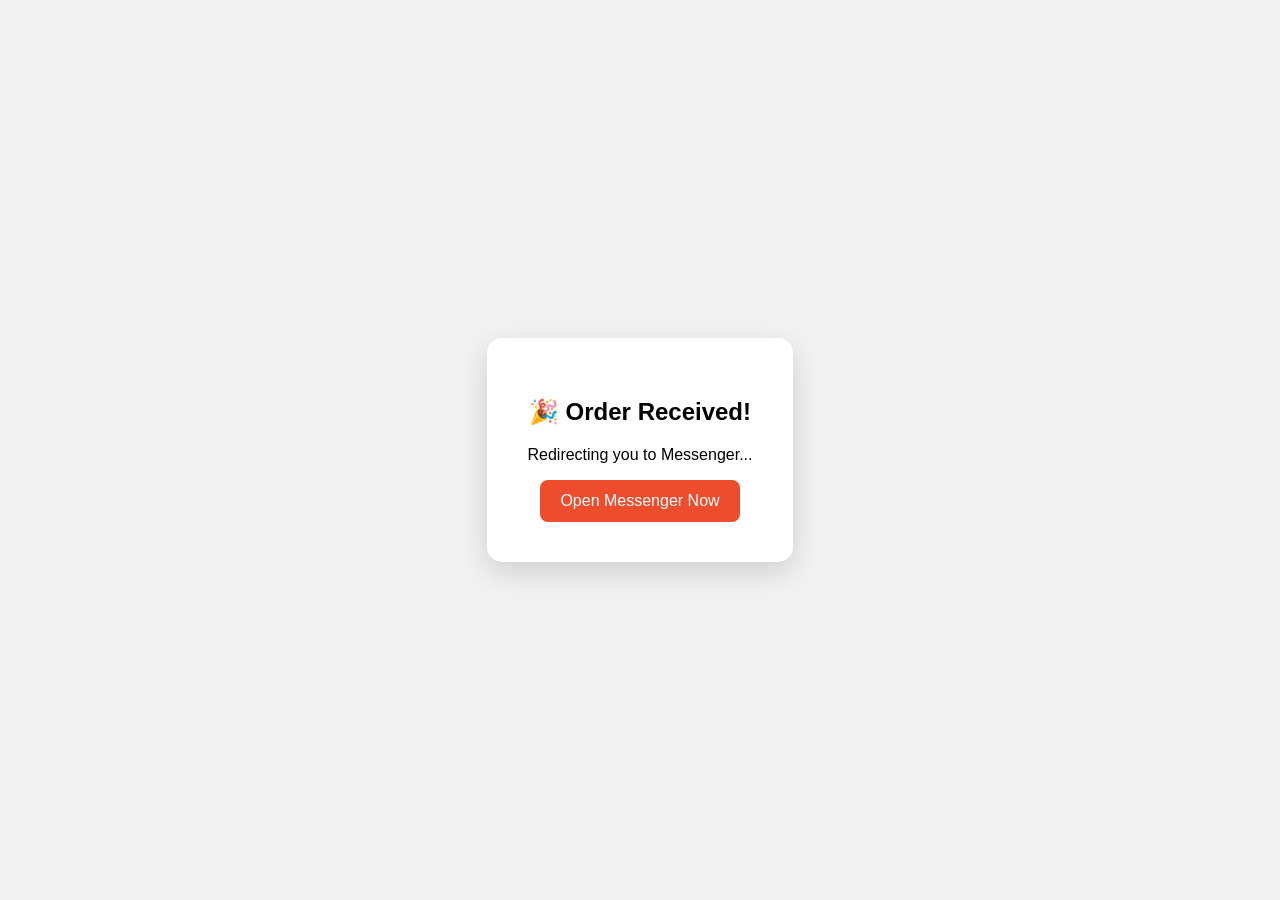
<file: thankyou.html>
<!DOCTYPE html>
<html>
<head>
<meta charset="UTF-8">
<meta name="viewport" content="width=device-width, initial-scale=1.0">
<title>Order Successful</title>

<style>
body{font-family:Arial;background:#f2f2f2;
display:flex;justify-content:center;align-items:center;
height:100vh;margin:0;text-align:center;}
.card{background:#fff;padding:40px;border-radius:15px;
box-shadow:0 10px 30px rgba(0,0,0,0.15);}
button{background:#ee4d2d;color:#fff;border:none;
padding:12px 20px;border-radius:8px;font-size:16px;cursor:pointer;}
</style>

<script>
!function(f,b,e,v,n,t,s){if(f.fbq)return;n=f.fbq=function(){n.callMethod?
n.callMethod.apply(n,arguments):n.queue.push(arguments)};
if(!f._fbq)f._fbq=n;n.push=n;n.loaded=!0;n.version='2.0';
n.queue=[];t=b.createElement(e);t.async=!0;
t.src=v;s=b.getElementsByTagName(e)[0];
s.parentNode.insertBefore(t,s)}
(window, document,'script','https://connect.facebook.net/en_US/fbevents.js');

fbq('init','631653776133164');
</script>

</head>

<body>

<div class="card">
<h2>🎉 Order Received!</h2>
<p>Redirecting you to Messenger...</p>
<button onclick="goMessenger()">Open Messenger Now</button>
</div>

<script>
const params=new URLSearchParams(window.location.search);
const msg=params.get("msg");

function goMessenger(){
if(msg){
window.location.href=`https://m.me/allaboutsoundsphmain?text=${msg}`;
}
}
setTimeout(goMessenger,3000);
</script>

</body>
</html>
</file>
